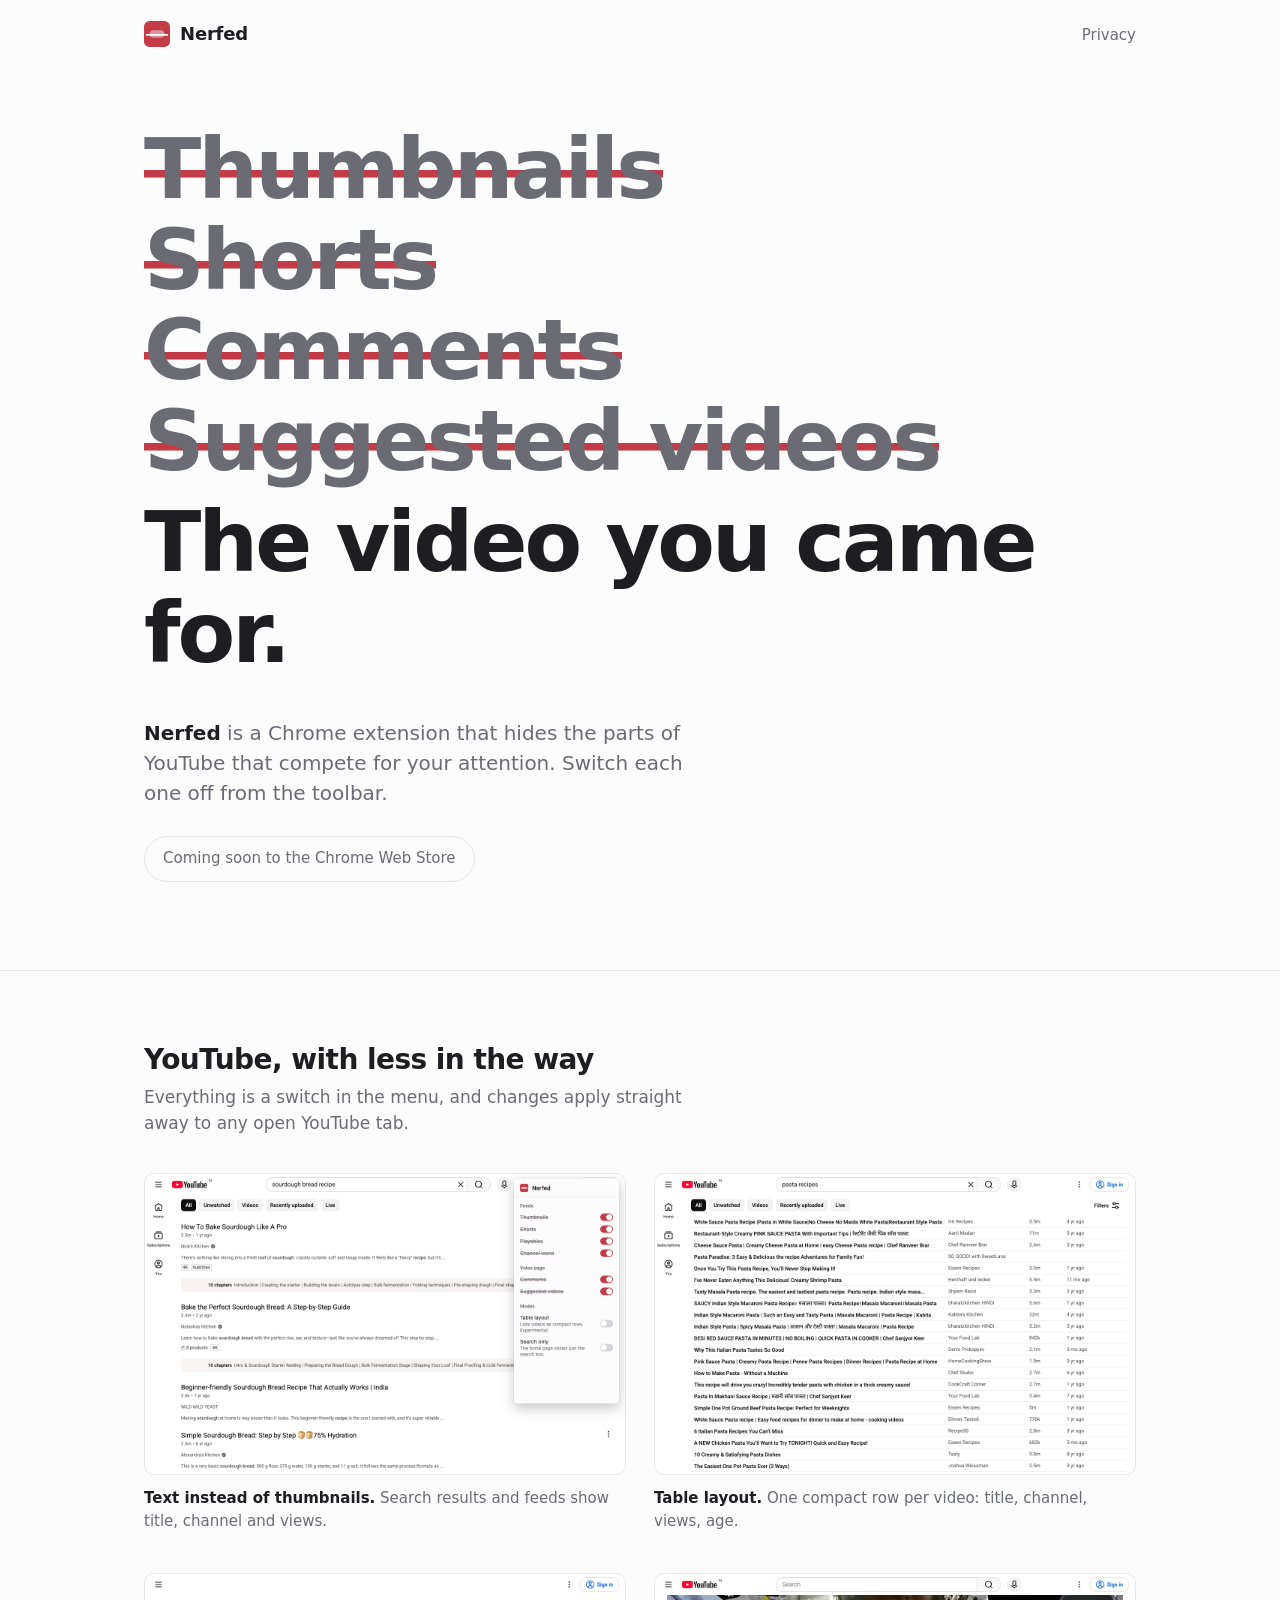
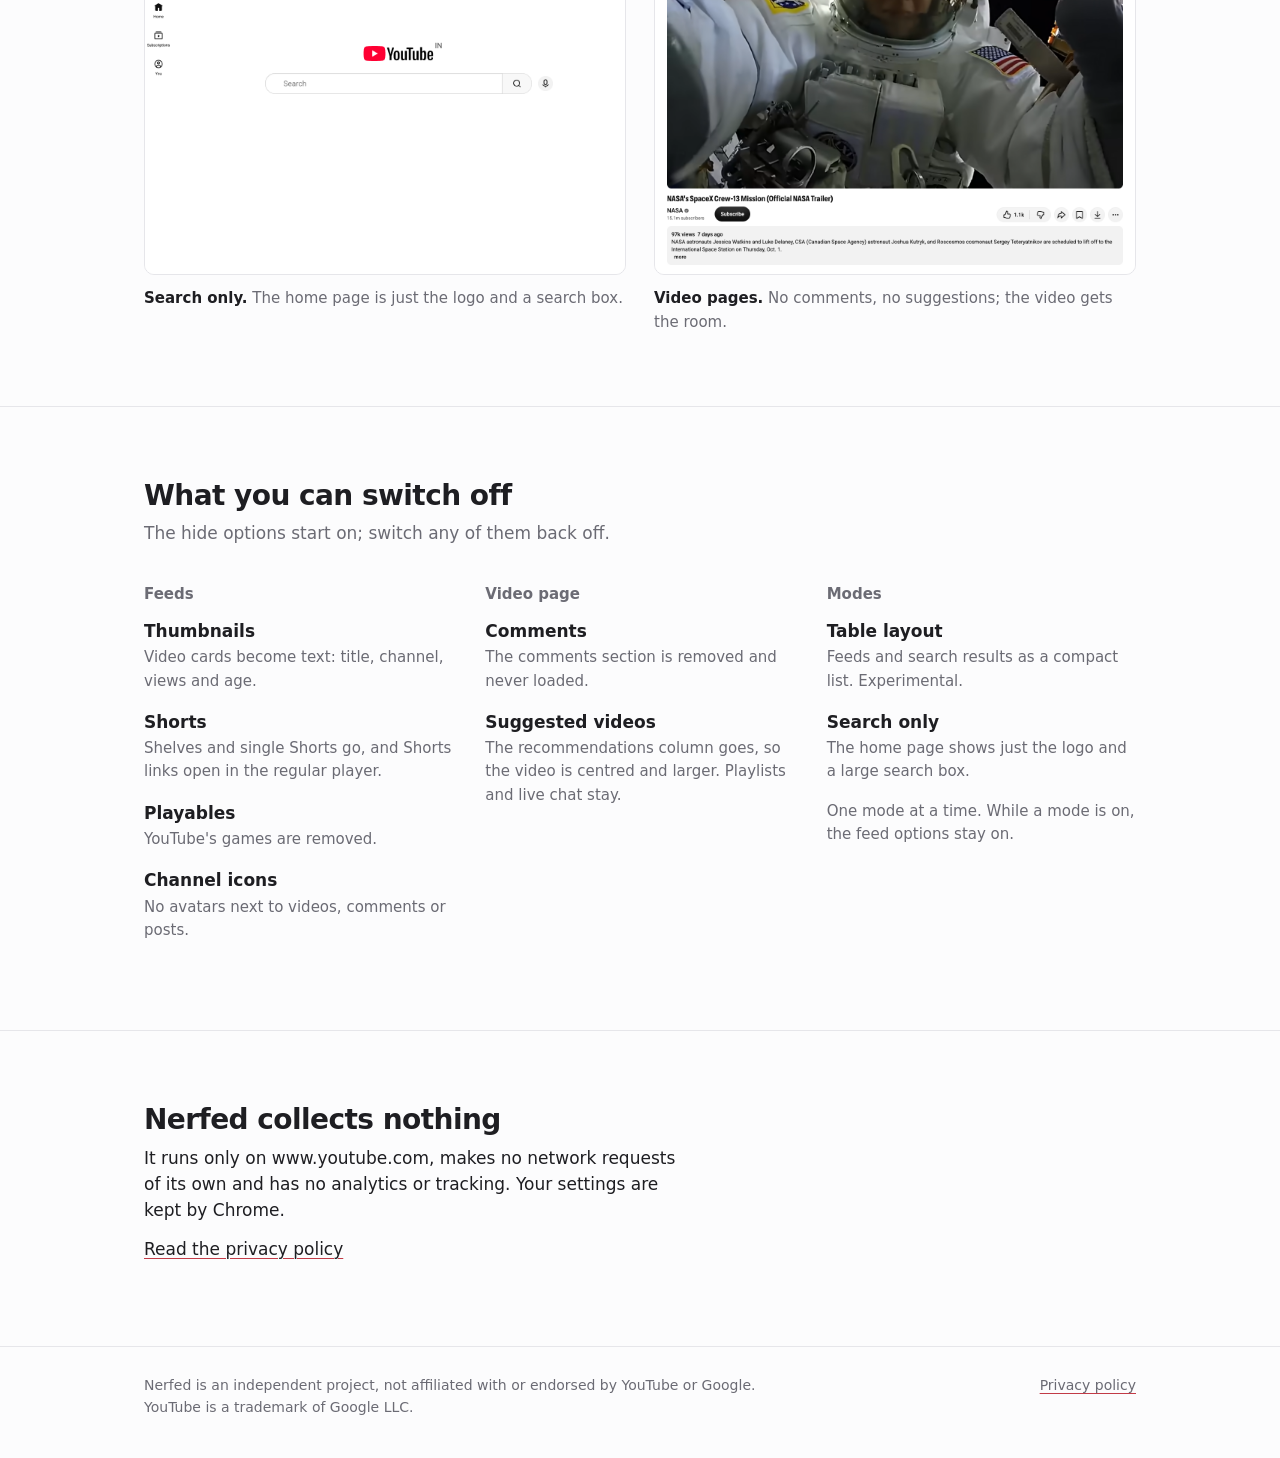
<file: docs/index.html>
<!doctype html>
<html lang="en">
<head>
  <meta charset="utf-8">
  <meta name="viewport" content="width=device-width, initial-scale=1">
  <title>Nerfed – a calmer YouTube</title>
  <meta name="description" content="Nerfed is a Chrome extension that hides thumbnails, Shorts, comments and suggested videos on YouTube, or switches it to a table or search-only layout.">
  <link rel="icon" href="favicon.svg" type="image/svg+xml">
  <link rel="stylesheet" href="site.css">
</head>
<body>
  <header class="site-header">
    <div class="wrap">
      <a class="brand" href="./">
        <svg viewBox="8 8 112 112" aria-hidden="true">
          <rect x="8" y="8" width="112" height="112" rx="24" fill="var(--nerf)"/>
          <rect x="32" y="48" width="64" height="32" rx="16" fill="#fff" fill-opacity="0.45"/>
          <rect x="16" y="64" width="96" height="8" rx="4" fill="#fff"/>
        </svg>
        Nerfed
      </a>
      <nav><a href="privacy.html">Privacy</a></nav>
    </div>
  </header>

  <main>
    <div class="wrap hero">
      <h1 class="nerf-list">
        <del style="--i: 0">Thumbnails</del>
        <del style="--i: 1">Shorts</del>
        <del style="--i: 2">Comments</del>
        <del style="--i: 3">Suggested videos</del>
        <span class="kept">The video you came for.</span>
      </h1>
      <p class="lede"><strong>Nerfed</strong> is a Chrome extension that hides the parts of YouTube that compete for your attention. Switch each one off from the toolbar.</p>
      <!-- Once the extension is listed, replace this with:
           <a class="availability" href="STORE-LISTING-URL">Add to Chrome</a> -->
      <p class="availability">Coming soon to the Chrome Web Store</p>
    </div>

    <section>
      <div class="wrap">
        <h2>YouTube, with less in the way</h2>
        <p class="section-intro">Everything is a switch in the menu, and changes apply straight away to any open YouTube tab.</p>
        <div class="shots">
          <figure>
            <img src="screenshots/1-menu.png" width="1280" height="800" alt="YouTube search results without thumbnails or channel icons, with the Nerfed menu open showing its switches.">
            <figcaption><b>Text instead of thumbnails.</b> Search results and feeds show title, channel and views.</figcaption>
          </figure>
          <figure>
            <img src="screenshots/2-table-layout.png" width="1280" height="800" alt="YouTube search results shown as a table: one row per video with title, channel, views and age." loading="lazy">
            <figcaption><b>Table layout.</b> One compact row per video: title, channel, views, age.</figcaption>
          </figure>
          <figure>
            <img src="screenshots/3-search-only.png" width="1280" height="800" alt="YouTube's home page showing only the logo and a large search box." loading="lazy">
            <figcaption><b>Search only.</b> The home page is just the logo and a search box.</figcaption>
          </figure>
          <figure>
            <img src="screenshots/4-video-page.png" width="1280" height="800" alt="A YouTube video page with a large centred video and no suggested videos column." loading="lazy">
            <figcaption><b>Video pages.</b> No comments, no suggestions; the video gets the room.</figcaption>
          </figure>
        </div>
      </div>
    </section>

    <section>
      <div class="wrap">
        <h2>What you can switch off</h2>
        <p class="section-intro">The hide options start on; switch any of them back off.</p>
        <div class="options">
          <div>
            <h3>Feeds</h3>
            <dl>
              <dt>Thumbnails</dt>
              <dd>Video cards become text: title, channel, views and age.</dd>
              <dt>Shorts</dt>
              <dd>Shelves and single Shorts go, and Shorts links open in the regular player.</dd>
              <dt>Playables</dt>
              <dd>YouTube's games are removed.</dd>
              <dt>Channel icons</dt>
              <dd>No avatars next to videos, comments or posts.</dd>
            </dl>
          </div>
          <div>
            <h3>Video page</h3>
            <dl>
              <dt>Comments</dt>
              <dd>The comments section is removed and never loaded.</dd>
              <dt>Suggested videos</dt>
              <dd>The recommendations column goes, so the video is centred and larger. Playlists and live chat stay.</dd>
            </dl>
          </div>
          <div>
            <h3>Modes</h3>
            <dl>
              <dt>Table layout</dt>
              <dd>Feeds and search results as a compact list. Experimental.</dd>
              <dt>Search only</dt>
              <dd>The home page shows just the logo and a large search box.</dd>
            </dl>
            <p class="note">One mode at a time. While a mode is on, the feed options stay on.</p>
          </div>
        </div>
      </div>
    </section>

    <section class="privacy-summary">
      <div class="wrap">
        <h2>Nerfed collects nothing</h2>
        <p>It runs only on www.youtube.com, makes no network requests of its own and has no analytics or tracking. Your settings are kept by Chrome.</p>
        <p><a href="privacy.html">Read the privacy policy</a></p>
      </div>
    </section>
  </main>

  <footer class="site-footer">
    <div class="wrap">
      <p>Nerfed is an independent project, not affiliated with or endorsed by YouTube or Google. YouTube is a trademark of Google LLC.</p>
      <a href="privacy.html">Privacy policy</a>
    </div>
  </footer>
</body>
</html>
</file>
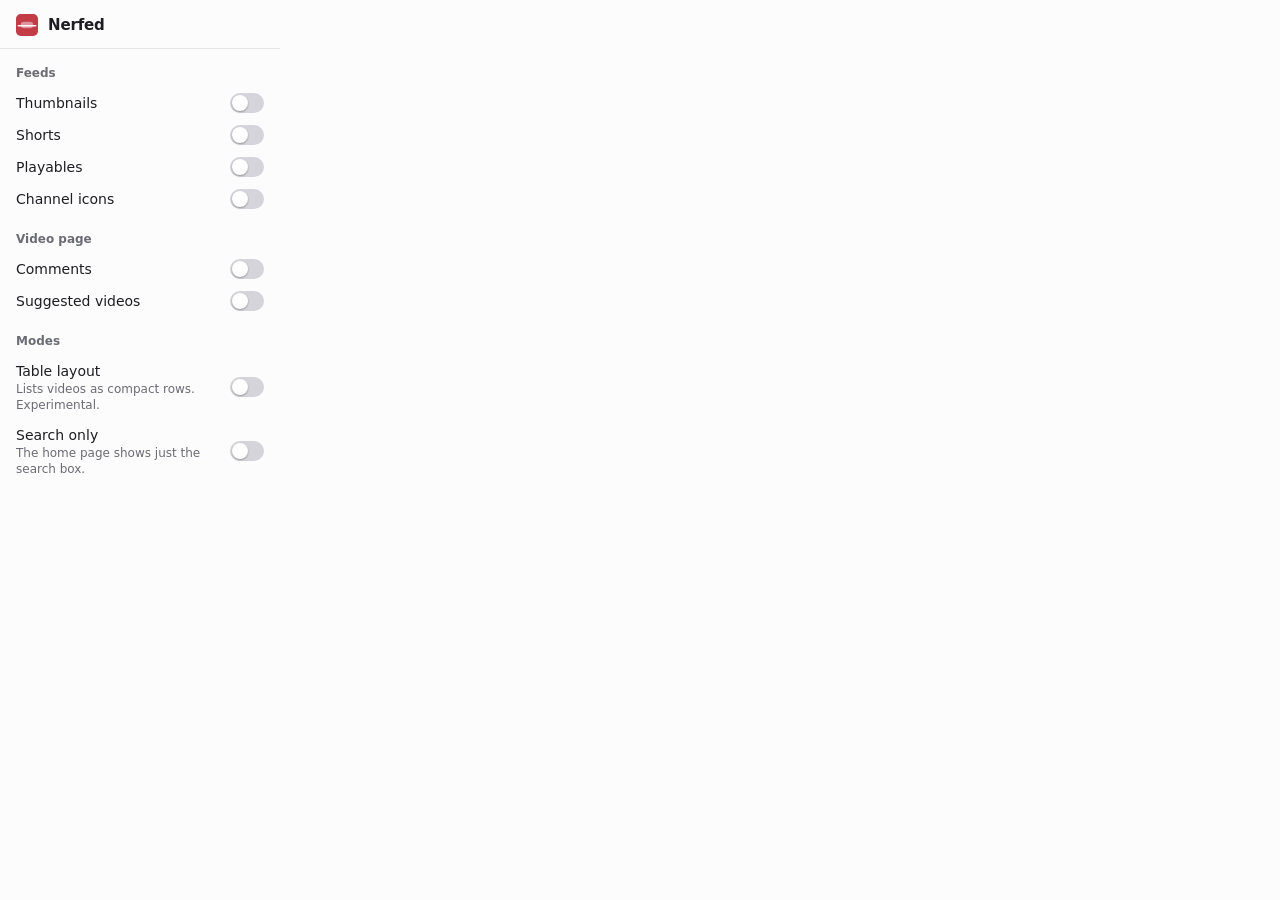
<file: popup.html>
<!doctype html>
<html>
  <head>
    <meta charset="utf-8">
    <link rel="stylesheet" href="popup.css">
  </head>
  <body>
    <header>
      <!-- The extension icon (icons/icon.svg), cropped to its tile and themed. -->
      <svg width="22" height="22" viewBox="8 8 112 112" aria-hidden="true">
        <rect x="8" y="8" width="112" height="112" rx="24" style="fill: var(--nerf)"/>
        <rect x="32" y="48" width="64" height="32" rx="16" fill="#fff" fill-opacity="0.45"/>
        <rect x="16" y="64" width="96" height="8" rx="4" fill="#fff"/>
      </svg>
      <h1>Nerfed</h1>
    </header>

    <h2>Feeds</h2>
    <p class="note"></p>
    <label class="row">
      <span class="name">Thumbnails</span>
      <input class="switch" type="checkbox" role="switch" name="hideThumbnails" aria-label="Hide thumbnails">
    </label>
    <label class="row">
      <span class="name">Shorts</span>
      <input class="switch" type="checkbox" role="switch" name="hideShorts" aria-label="Hide Shorts">
    </label>
    <label class="row">
      <span class="name">Playables</span>
      <input class="switch" type="checkbox" role="switch" name="hidePlayables" aria-label="Hide Playables">
    </label>
    <label class="row">
      <span class="name">Channel icons</span>
      <input class="switch" type="checkbox" role="switch" name="hideChannelIcons" aria-label="Hide channel icons">
    </label>

    <h2>Video page</h2>
    <label class="row">
      <span class="name">Comments</span>
      <input class="switch" type="checkbox" role="switch" name="hideComments" aria-label="Hide comments">
    </label>
    <label class="row">
      <span class="name">Suggested videos</span>
      <input class="switch" type="checkbox" role="switch" name="hideSuggested" aria-label="Hide suggested videos">
    </label>

    <h2>Modes</h2>
    <label class="row">
      <span>
        Table layout
        <span class="desc">Lists videos as compact rows. Experimental.</span>
      </span>
      <input class="switch" type="checkbox" role="switch" name="tableLayout">
    </label>
    <label class="row">
      <span>
        Search only
        <span class="desc">The home page shows just the search box.</span>
      </span>
      <input class="switch" type="checkbox" role="switch" name="searchOnly">
    </label>

    <script src="settings.js"></script>
    <script src="popup.js"></script>
  </body>
</html>
</file>
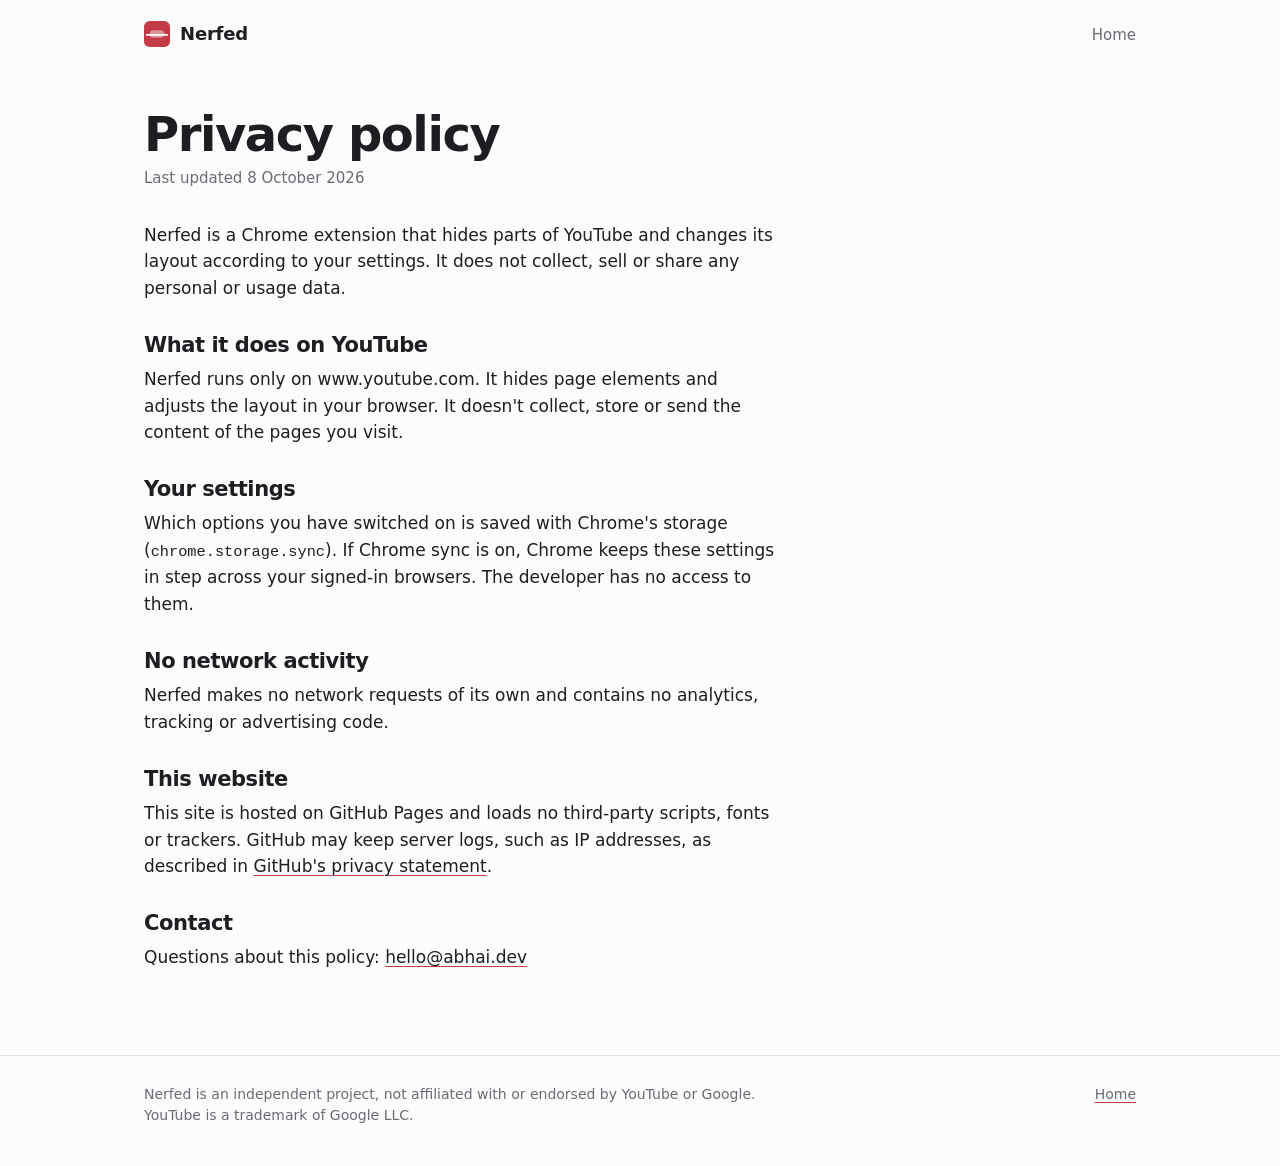
<file: docs/privacy.html>
<!doctype html>
<html lang="en">
<head>
  <meta charset="utf-8">
  <meta name="viewport" content="width=device-width, initial-scale=1">
  <title>Privacy policy – Nerfed</title>
  <meta name="description" content="Nerfed doesn't collect, sell or share any data.">
  <link rel="icon" href="favicon.svg" type="image/svg+xml">
  <link rel="stylesheet" href="site.css">
</head>
<body>
  <header class="site-header">
    <div class="wrap">
      <a class="brand" href="./">
        <svg viewBox="8 8 112 112" aria-hidden="true">
          <rect x="8" y="8" width="112" height="112" rx="24" fill="var(--nerf)"/>
          <rect x="32" y="48" width="64" height="32" rx="16" fill="#fff" fill-opacity="0.45"/>
          <rect x="16" y="64" width="96" height="8" rx="4" fill="#fff"/>
        </svg>
        Nerfed
      </a>
      <nav><a href="./">Home</a></nav>
    </div>
  </header>

  <main class="wrap">
    <article class="doc">
      <h1>Privacy policy</h1>
      <p class="updated">Last updated 8 October 2026</p>

      <p>Nerfed is a Chrome extension that hides parts of YouTube and changes its layout according to your settings. It does not collect, sell or share any personal or usage data.</p>

      <h2>What it does on YouTube</h2>
      <p>Nerfed runs only on www.youtube.com. It hides page elements and adjusts the layout in your browser. It doesn't collect, store or send the content of the pages you visit.</p>

      <h2>Your settings</h2>
      <p>Which options you have switched on is saved with Chrome's storage (<code>chrome.storage.sync</code>). If Chrome sync is on, Chrome keeps these settings in step across your signed-in browsers. The developer has no access to them.</p>

      <h2>No network activity</h2>
      <p>Nerfed makes no network requests of its own and contains no analytics, tracking or advertising code.</p>

      <h2>This website</h2>
      <p>This site is hosted on GitHub Pages and loads no third-party scripts, fonts or trackers. GitHub may keep server logs, such as IP addresses, as described in <a href="https://docs.github.com/en/site-policy/privacy-policies/github-general-privacy-statement">GitHub's privacy statement</a>.</p>

      <h2>Contact</h2>
      <p>Questions about this policy: <a href="mailto:hello@abhai.dev">hello@abhai.dev</a></p>
    </article>
  </main>

  <footer class="site-footer">
    <div class="wrap">
      <p>Nerfed is an independent project, not affiliated with or endorsed by YouTube or Google. YouTube is a trademark of Google LLC.</p>
      <a href="./">Home</a>
    </div>
  </footer>
</body>
</html>
</file>
<file: docs/site.css>
/* Nerfed website. Same palette as the extension menu (popup.css). */

:root {
  color-scheme: light dark;
  --paper: #fcfcfd;
  --ink: #1e1e22;
  --muted: #6b6b74;
  --line: #e6e6ea;
  --nerf: #c23b47;
  --page: 1040px;
  --gutter: 24px;
}

@media (prefers-color-scheme: dark) {
  :root {
    --paper: #161619;
    --ink: #ededf0;
    --muted: #9a9aa3;
    --line: #2a2a2f;
    --nerf: #ef6b75;
  }
}

@media (max-width: 600px) {
  :root {
    --gutter: 16px;
  }
}

* {
  box-sizing: border-box;
}

body {
  margin: 0;
  background: var(--paper);
  color: var(--ink);
  font: 17px/1.55 system-ui, -apple-system, "Segoe UI", Roboto, sans-serif;
  -webkit-font-smoothing: antialiased;
}

a {
  color: inherit;
  text-decoration-color: var(--nerf);
  text-decoration-thickness: 0.08em;
  text-underline-offset: 0.18em;
}

a:hover {
  color: var(--nerf);
}

a:focus-visible {
  outline: 2px solid var(--nerf);
  outline-offset: 3px;
  border-radius: 4px;
}

.wrap {
  max-width: var(--page);
  margin: 0 auto;
  padding: 0 var(--gutter);
}

/* Header */

.site-header .wrap {
  display: flex;
  align-items: center;
  justify-content: space-between;
  gap: 16px;
  padding-top: 20px;
  padding-bottom: 20px;
}

.brand {
  display: inline-flex;
  align-items: center;
  gap: 10px;
  font-size: 18px;
  font-weight: 650;
  letter-spacing: -0.01em;
  text-decoration: none;
}

.brand:hover {
  color: inherit;
}

.brand svg {
  width: 26px;
  height: 26px;
}

.site-header nav a {
  color: var(--muted);
  font-size: 15px;
  text-decoration: none;
}

.site-header nav a:hover {
  color: var(--ink);
}

/* Hero: the things Nerfed hides, struck out, and the one thing it keeps. */

/* Top and bottom only: the side padding comes from .wrap. */
.hero {
  padding-top: 56px;
  padding-bottom: 88px;
}

.nerf-list {
  margin: 0 0 40px;
  font-size: clamp(40px, 8vw, 84px);
  font-weight: 750;
  line-height: 1.08;
  letter-spacing: -0.035em;
}

.nerf-list > * {
  display: block;
  width: fit-content;
}

.nerf-list del {
  color: var(--muted);
  text-decoration: none;
  background: linear-gradient(var(--nerf), var(--nerf)) no-repeat 0 56% / 100% 0.09em;
}

.nerf-list .kept {
  margin-top: 0.12em;
}

@media (prefers-reduced-motion: no-preference) {
  .nerf-list del {
    animation: strike 520ms cubic-bezier(0.6, 0, 0.2, 1) both;
    animation-delay: calc(250ms + var(--i) * 170ms);
  }

  @keyframes strike {
    from {
      color: var(--ink);
      background-size: 0% 0.09em;
    }
  }
}

.lede {
  max-width: 34rem;
  margin: 0 0 28px;
  font-size: 20px;
  line-height: 1.5;
  color: var(--muted);
}

.lede strong {
  color: var(--ink);
  font-weight: 600;
}

.availability {
  display: inline-block;
  margin: 0;
  padding: 10px 18px;
  border: 1.5px solid var(--line);
  border-radius: 999px;
  font-size: 15px;
  color: var(--muted);
}

a.availability {
  border-color: var(--nerf);
  background: var(--nerf);
  color: #fff;
  font-weight: 600;
  text-decoration: none;
}

/* Sections */

section {
  padding: 72px 0;
  border-top: 1px solid var(--line);
}

h2 {
  margin: 0 0 8px;
  font-size: 28px;
  font-weight: 700;
  line-height: 1.2;
  letter-spacing: -0.02em;
}

.section-intro {
  max-width: 34rem;
  margin: 0 0 36px;
  color: var(--muted);
}

/* Screenshots */

.shots {
  display: grid;
  grid-template-columns: repeat(2, minmax(0, 1fr));
  gap: 40px 28px;
}

@media (max-width: 760px) {
  .shots {
    grid-template-columns: minmax(0, 1fr);
  }
}

figure {
  margin: 0;
}

figure img {
  display: block;
  width: 100%;
  height: auto;
  border: 1px solid var(--line);
  border-radius: 10px;
}

figcaption {
  margin-top: 12px;
  font-size: 15px;
  color: var(--muted);
}

figcaption b {
  color: var(--ink);
  font-weight: 600;
}

/* Options */

.options {
  display: grid;
  grid-template-columns: repeat(3, minmax(0, 1fr));
  gap: 32px;
}

@media (max-width: 860px) {
  .options {
    grid-template-columns: minmax(0, 1fr);
  }
}

.options h3 {
  margin: 0 0 12px;
  font-size: 15px;
  font-weight: 600;
  color: var(--muted);
}

.options dl {
  margin: 0;
}

.options dt {
  font-weight: 600;
}

.options dd {
  margin: 2px 0 16px;
  font-size: 15px;
  color: var(--muted);
}

.options .note {
  margin: 4px 0 0;
  font-size: 15px;
  color: var(--muted);
}

/* Privacy summary */

.privacy-summary p {
  max-width: 34rem;
  margin: 0 0 12px;
}

/* Long-form pages (privacy policy) */

.doc {
  max-width: 40rem;
  padding: 40px 0 72px;
}

.doc h1 {
  margin: 0 0 6px;
  font-size: clamp(34px, 6vw, 48px);
  font-weight: 750;
  line-height: 1.1;
  letter-spacing: -0.03em;
}

.doc .updated {
  margin: 0 0 32px;
  color: var(--muted);
  font-size: 15px;
}

.doc h2 {
  margin-top: 32px;
  font-size: 21px;
}

.doc p,
.doc li {
  margin: 0 0 12px;
}

.doc ul {
  padding-left: 1.2em;
}

code {
  font-size: 0.9em;
}

/* Footer */

.site-footer {
  border-top: 1px solid var(--line);
  font-size: 14px;
  color: var(--muted);
}

.site-footer .wrap {
  display: flex;
  flex-wrap: wrap;
  justify-content: space-between;
  gap: 8px 24px;
  padding-top: 28px;
  padding-bottom: 40px;
}

.site-footer p {
  margin: 0;
  max-width: 40rem;
}
</file>
<file: popup.css>
:root {
  color-scheme: light dark;
  --bg: #fcfcfd;
  --ink: #1e1e22;
  --muted: #6b6b74;
  --line: #e6e6ea;
  --hover: #f2f2f5;
  --track: #d4d4da;
  /* YouTube red, toned down. */
  --nerf: #c23b47;
}

@media (prefers-color-scheme: dark) {
  :root {
    --bg: #1c1c20;
    --ink: #ededf0;
    --muted: #9a9aa3;
    --line: #2e2e34;
    --hover: #26262b;
    --track: #45454d;
    --nerf: #ef6b75;
  }
}

body {
  width: 280px;
  margin: 0;
  padding-bottom: 8px;
  background: var(--bg);
  color: var(--ink);
  font: 14px/20px system-ui, -apple-system, "Segoe UI", sans-serif;
}

header {
  display: flex;
  align-items: center;
  gap: 10px;
  padding: 14px 16px 12px;
  border-bottom: 1px solid var(--line);
}

header svg {
  flex: none;
}

h1 {
  margin: 0;
  font-size: 15px;
  font-weight: 650;
  letter-spacing: -0.01em;
}

h2 {
  margin: 0;
  padding: 14px 16px 4px;
  font-size: 12px;
  font-weight: 600;
  color: var(--muted);
}

.note {
  display: none;
  margin: 0;
  padding: 0 16px 4px;
  font-size: 12px;
  color: var(--muted);
}

body.locked .note {
  display: block;
}

.row {
  display: flex;
  align-items: center;
  justify-content: space-between;
  gap: 12px;
  padding: 6px 16px;
  cursor: pointer;
}

.row:hover {
  background: var(--hover);
}

.row:has(input:disabled) {
  cursor: default;
}

/* The item's name is struck through while it's hidden. */
.name {
  background: linear-gradient(var(--nerf), var(--nerf)) no-repeat 0 55% / 0% 1.5px;
}

.row:has(input:checked) .name {
  background-size: 100% 1.5px;
  color: var(--muted);
}

.desc {
  display: block;
  font-size: 12px;
  line-height: 16px;
  color: var(--muted);
}

/* Switches */
.switch {
  appearance: none;
  position: relative;
  flex: none;
  width: 34px;
  height: 20px;
  margin: 0;
  border-radius: 10px;
  background: var(--track);
  cursor: inherit;
}

.switch::before {
  content: "";
  position: absolute;
  top: 2px;
  left: 2px;
  width: 16px;
  height: 16px;
  border-radius: 50%;
  background: #fff;
  box-shadow: 0 1px 2px rgba(0, 0, 0, 0.3);
}

.switch:checked {
  background: var(--nerf);
}

.switch:checked::before {
  transform: translateX(14px);
}

.switch:disabled {
  opacity: 0.45;
}

.switch:focus-visible {
  outline: 2px solid var(--nerf);
  outline-offset: 2px;
}

/* Animate only changes the person makes, not the initial load. */
body.ready .switch,
body.ready .switch::before {
  transition: background-color 150ms, transform 150ms;
}

body.ready .name {
  transition: background-size 200ms ease-out, color 200ms;
}

@media (prefers-reduced-motion: reduce) {
  body.ready :is(.switch, .switch::before, .name) {
    transition: none;
  }
}
</file>
